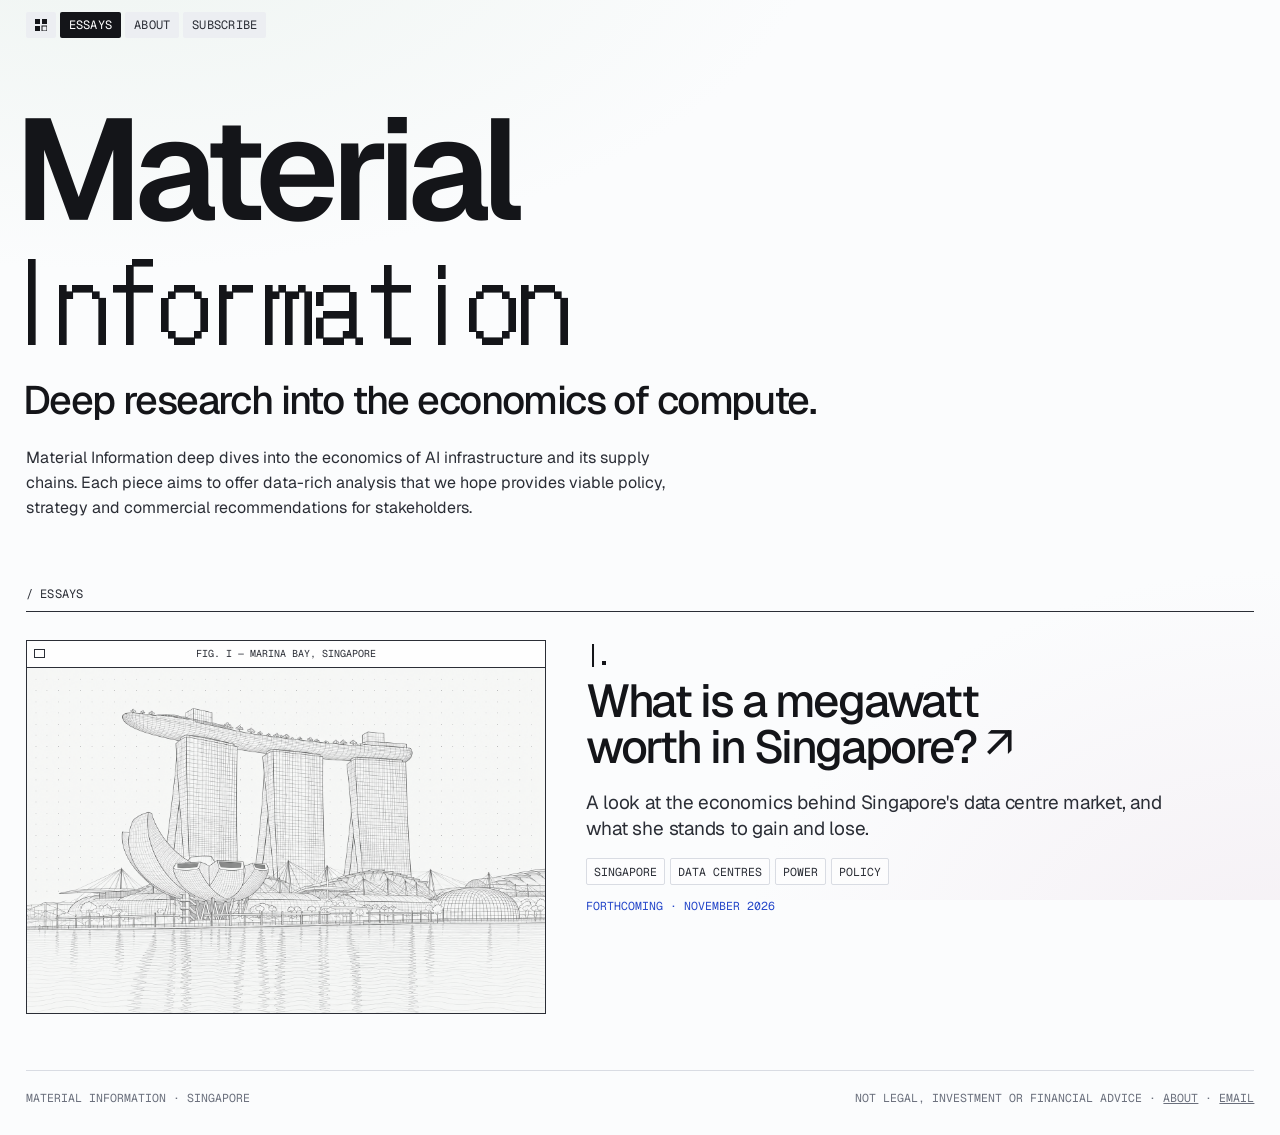
<file: index.html>
<!doctype html>
<html lang="en">
<head>
<meta charset="utf-8">
<meta name="viewport" content="width=device-width, initial-scale=1">
<meta name="color-scheme" content="light">
<title>Material Information</title>
<link rel="icon" href="/favicon.svg" type="image/svg+xml">
<link rel="icon" href="/favicon-32.png" sizes="32x32" type="image/png">
<link rel="apple-touch-icon" href="/apple-touch-icon.png">
<meta name="description" content="The economics of AI infrastructure, read from the documents. Written from Singapore.">
<link rel="preconnect" href="https://fonts.googleapis.com">
<link rel="preconnect" href="https://fonts.gstatic.com" crossorigin>
<link href="https://fonts.googleapis.com/css2?family=Geist:wght@400;500;600&family=Geist+Mono:wght@400;500&family=DotGothic16&display=swap" rel="stylesheet">
<link rel="stylesheet" href="/style.css">
</head>
<body>
<div class="page">
<header class="topbar">
  <nav aria-label="Primary">
    <a class="chip mark" href="/" aria-label="Material Information home"><svg width="12" height="12" viewBox="0 0 12 12" aria-hidden="true"><rect x="0" y="0" width="5" height="5" fill="#141519"/><rect x="7" y="0" width="5" height="5" fill="#141519"/><rect x="0" y="7" width="5" height="5" fill="#141519"/><rect x="7" y="7" width="5" height="5" fill="none" stroke="#141519"/></svg></a>
    <a class="chip" href="/" aria-current="page">Essays</a>
    <a class="chip" href="/about">About</a>
    <a class="chip" href="mailto:armandmohan@gmail.com?subject=Subscribe%20to%20Material%20Information">Subscribe</a>
  </nav>
</header>

<section class="hero">
  <h1>Material<br><span class="px">Information</span></h1>
  <p class="thesis"><span class="t-full">Deep research into the economics of compute.</span><span class="t-short">Researching the economics of compute.</span></p>
  <p class="lede">Material Information deep dives into the economics of AI infrastructure and its supply chains. Each piece aims to offer data-rich analysis that we hope provides viable policy, strategy and commercial recommendations for stakeholders.</p>
</section>

<main>
  <h2 class="label">Essays</h2>
  <article class="feature">
    <figure class="fig">
      <div class="fig-bar"><span class="ico"></span><span>Fig. I — Marina Bay, Singapore</span><span></span></div>
      <a href="/essays/what-is-a-megawatt-worth-in-singapore" tabindex="-1" aria-hidden="true">
        <img class="fig-media" src="/marina-bay.png" alt="Line drawing of Marina Bay Sands and the ArtScience Museum across the bay" width="1536" height="1024" loading="eager">
      </a>
    </figure>
    <div class="body">
      <p class="num">I.</p>
      <h3><a href="/essays/what-is-a-megawatt-worth-in-singapore">What is a megawatt worth in Singapore?&nbsp;<span class="arrow">↗</span></a></h3>
      <p class="dek">A look at the economics behind Singapore's data centre market, and what she stands to gain and lose.</p>
      <div class="tags"><span class="tag">Singapore</span><span class="tag">Data centres</span><span class="tag">Power</span><span class="tag">Policy</span></div>
      <p class="status">Forthcoming · November 2026</p>
    </div>
  </article>
</main>
<footer class="foot">
  <span>Material Information · Singapore</span>
  <span>Not legal, investment or financial advice · <a href="/about">About</a> · <a href="mailto:armandmohan@gmail.com">Email</a></span>
</footer>
</div>
<script src="/site.js" defer></script>
</body>
</html>
</file>
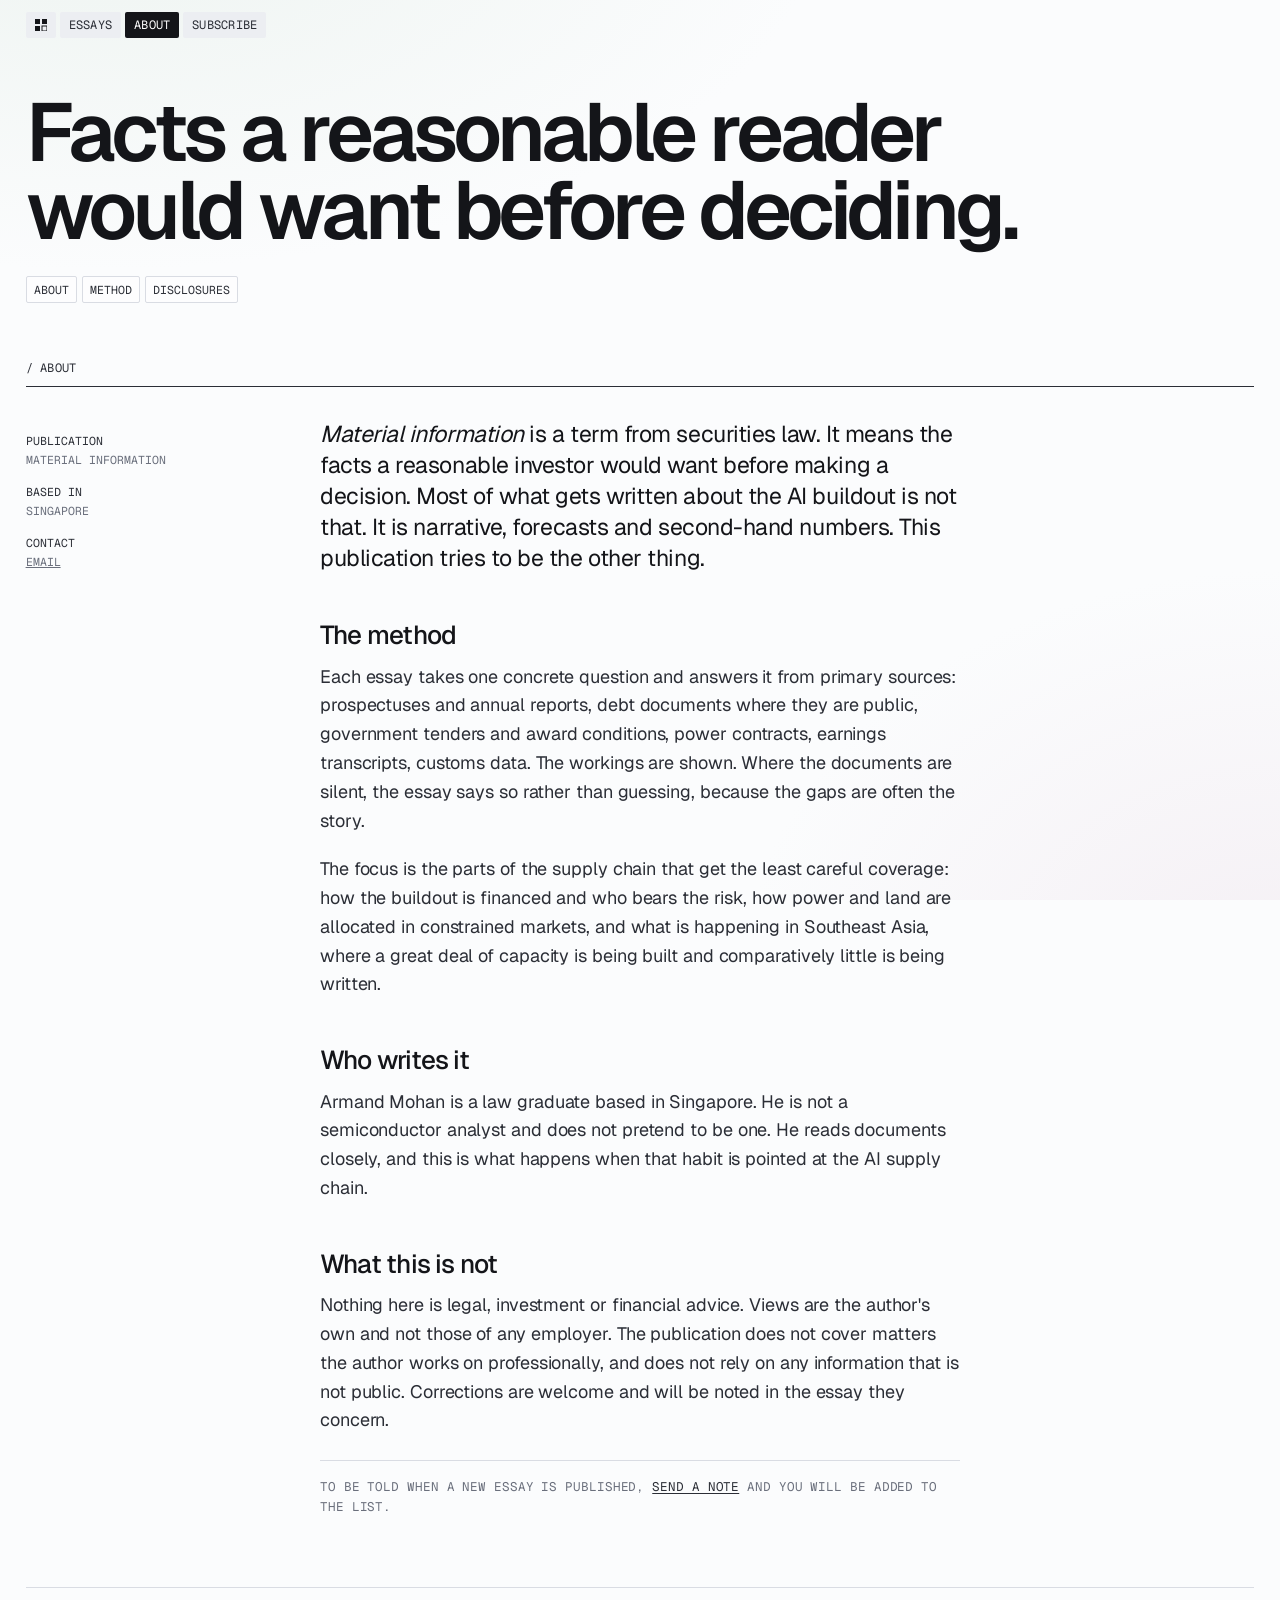
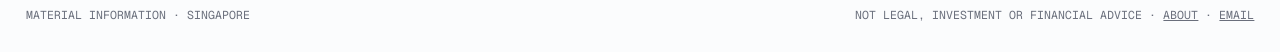
<file: about.html>
<!doctype html>
<html lang="en">
<head>
<meta charset="utf-8">
<meta name="viewport" content="width=device-width, initial-scale=1">
<meta name="color-scheme" content="light">
<title>About — Material Information</title>
<link rel="icon" href="/favicon.svg" type="image/svg+xml">
<link rel="icon" href="/favicon-32.png" sizes="32x32" type="image/png">
<link rel="apple-touch-icon" href="/apple-touch-icon.png">
<meta name="description" content="Who writes Material Information, how it is researched, and what it will not cover.">
<link rel="preconnect" href="https://fonts.googleapis.com">
<link rel="preconnect" href="https://fonts.gstatic.com" crossorigin>
<link href="https://fonts.googleapis.com/css2?family=Geist:wght@400;500;600&family=Geist+Mono:wght@400;500&family=DotGothic16&display=swap" rel="stylesheet">
<link rel="stylesheet" href="/style.css">
</head>
<body>
<div class="page">
<header class="topbar">
  <nav aria-label="Primary">
    <a class="chip mark" href="/" aria-label="Material Information home"><svg width="12" height="12" viewBox="0 0 12 12" aria-hidden="true"><rect x="0" y="0" width="5" height="5" fill="#141519"/><rect x="7" y="0" width="5" height="5" fill="#141519"/><rect x="0" y="7" width="5" height="5" fill="#141519"/><rect x="7" y="7" width="5" height="5" fill="none" stroke="#141519"/></svg></a>
    <a class="chip" href="/">Essays</a>
    <a class="chip" href="/about" aria-current="page">About</a>
    <a class="chip" href="mailto:armandmohan@gmail.com?subject=Subscribe%20to%20Material%20Information">Subscribe</a>
  </nav>
</header>

<section class="doc-head">
  <h1>Facts a reasonable reader would want before deciding.</h1>
  <div class="meta"><span class="tag">About</span><span class="tag">Method</span><span class="tag">Disclosures</span></div>
</section>
<main>
  <h2 class="label">About</h2>
  <div class="doc">
    <aside><dl><dt>Publication</dt><dd>Material Information</dd><dt>Based in</dt><dd>Singapore</dd><dt>Contact</dt><dd><a href="mailto:armandmohan@gmail.com">Email</a></dd></dl></aside>
    <div class="prose">
      <p class="lede"><em>Material information</em> is a term from securities law. It means the facts a reasonable investor would want before making a decision. Most of what gets written about the AI buildout is not that. It is narrative, forecasts and second-hand numbers. This publication tries to be the other thing.</p>
      <h2>The method</h2>
      <p>Each essay takes one concrete question and answers it from primary sources: prospectuses and annual reports, debt documents where they are public, government tenders and award conditions, power contracts, earnings transcripts, customs data. The workings are shown. Where the documents are silent, the essay says so rather than guessing, because the gaps are often the story.</p>
      <p>The focus is the parts of the supply chain that get the least careful coverage: how the buildout is financed and who bears the risk, how power and land are allocated in constrained markets, and what is happening in Southeast Asia, where a great deal of capacity is being built and comparatively little is being written.</p>
      <h2>Who writes it</h2>
      <p>Armand Mohan is a law graduate based in Singapore. He is not a semiconductor analyst and does not pretend to be one. He reads documents closely, and this is what happens when that habit is pointed at the AI supply chain.</p>
      <h2>What this is not</h2>
      <p>Nothing here is legal, investment or financial advice. Views are the author's own and not those of any employer. The publication does not cover matters the author works on professionally, and does not rely on any information that is not public. Corrections are welcome and will be noted in the essay they concern.</p>
      <p class="note">To be told when a new essay is published, <a href="mailto:armandmohan@gmail.com?subject=Subscribe%20to%20Material%20Information">send a note</a> and you will be added to the list.</p>
    </div>
    <div class="spacer"></div>
  </div>
</main>
<footer class="foot">
  <span>Material Information · Singapore</span>
  <span>Not legal, investment or financial advice · <a href="/about">About</a> · <a href="mailto:armandmohan@gmail.com">Email</a></span>
</footer>
</div>
</body>
</html>
</file>
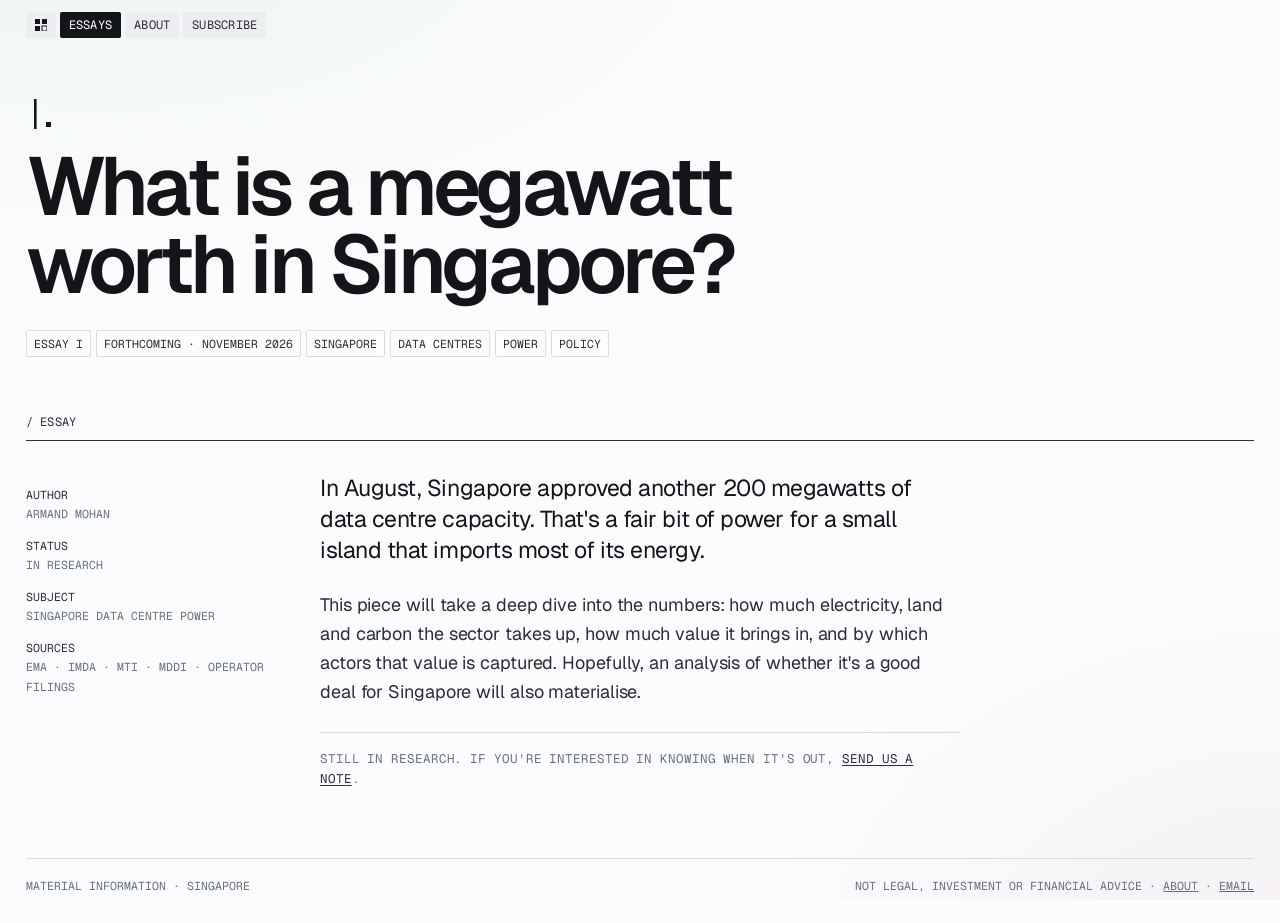
<file: what-is-a-megawatt-worth-in-singapore.html>
<!doctype html>
<html lang="en">
<head>
<meta charset="utf-8">
<meta name="viewport" content="width=device-width, initial-scale=1">
<meta name="color-scheme" content="light">
<title>What is a megawatt worth in Singapore? — Material Information</title>
<link rel="icon" href="/favicon.svg" type="image/svg+xml">
<link rel="icon" href="/favicon-32.png" sizes="32x32" type="image/png">
<link rel="apple-touch-icon" href="/apple-touch-icon.png">
<meta name="description" content="A look at the economics behind Singapore's data centre market, and what she stands to gain and lose.">
<link rel="preconnect" href="https://fonts.googleapis.com">
<link rel="preconnect" href="https://fonts.gstatic.com" crossorigin>
<link href="https://fonts.googleapis.com/css2?family=Geist:wght@400;500;600&family=Geist+Mono:wght@400;500&family=DotGothic16&display=swap" rel="stylesheet">
<link rel="stylesheet" href="/style.css">
</head>
<body>
<div class="page">
<header class="topbar">
  <nav aria-label="Primary">
    <a class="chip mark" href="/" aria-label="Material Information home"><svg width="12" height="12" viewBox="0 0 12 12" aria-hidden="true"><rect x="0" y="0" width="5" height="5" fill="#141519"/><rect x="7" y="0" width="5" height="5" fill="#141519"/><rect x="0" y="7" width="5" height="5" fill="#141519"/><rect x="7" y="7" width="5" height="5" fill="none" stroke="#141519"/></svg></a>
    <a class="chip" href="/" aria-current="page">Essays</a>
    <a class="chip" href="/about">About</a>
    <a class="chip" href="mailto:armandmohan@gmail.com?subject=Subscribe%20to%20Material%20Information">Subscribe</a>
  </nav>
</header>

<section class="doc-head">
  <p class="num">I.</p>
  <h1>What is a megawatt worth in Singapore?</h1>
  <div class="meta"><span class="tag">Essay I</span><span class="tag">Forthcoming · November 2026</span><span class="tag">Singapore</span><span class="tag">Data centres</span><span class="tag">Power</span><span class="tag">Policy</span></div>
</section>
<main>
  <h2 class="label">Essay</h2>
  <div class="doc">
    <aside><dl><dt>Author</dt><dd>Armand Mohan</dd><dt>Status</dt><dd>In research</dd><dt>Subject</dt><dd>Singapore data centre power</dd><dt>Sources</dt><dd>EMA · IMDA · MTI · MDDI · operator filings</dd></dl></aside>
    <article class="prose">
      <p class="lede">In August, Singapore approved another 200 megawatts of data centre capacity. That's a fair bit of power for a small island that imports most of its energy.</p>
      <p>This piece will take a deep dive into the numbers: how much electricity, land and carbon the sector takes up, how much value it brings in, and by which actors that value is captured. Hopefully, an analysis of whether it's a good deal for Singapore will also materialise.</p>
      <p class="note">Still in research. If you're interested in knowing when it's out, <a href="mailto:armandmohan@gmail.com?subject=Subscribe%20to%20Material%20Information">send us a note</a>.</p>
    </article>
    <div class="spacer"></div>
  </div>
</main>
<footer class="foot">
  <span>Material Information · Singapore</span>
  <span>Not legal, investment or financial advice · <a href="/about">About</a> · <a href="mailto:armandmohan@gmail.com">Email</a></span>
</footer>
</div>
</body>
</html>
</file>
<file: style.css>
:root {
  color-scheme: light;
  --bg: #fbfcfd;
  --ink: #141519;
  --ink-2: #2b2e36;
  --muted: #6a6f7c;
  --rule: #d9dce3;
  --chip: #eceef2;
  --accent: #2446c9;
  --gutter: clamp(16px, 2vw, 28px);
  --sans: "Geist", "Helvetica Neue", Arial, sans-serif;
  --mono: "Geist Mono", ui-monospace, "SFMono-Regular", Menlo, monospace;
  --pixel: "DotGothic16", "Geist Mono", ui-monospace, monospace;
}
* { box-sizing: border-box; }
html { -webkit-text-size-adjust: 100%; }
body {
  margin: 0; min-height: 100vh;
  color: var(--ink);
  background:
    radial-gradient(1200px 600px at 8% -10%, #eef4f1 0%, rgba(238,244,241,0) 60%),
    radial-gradient(900px 700px at 100% 110%, #f4eff4 0%, rgba(244,239,244,0) 60%),
    var(--bg);
  background-attachment: fixed;
  font-family: var(--sans);
  font-size: 17px; line-height: 1.55;
  -webkit-font-smoothing: antialiased;
}
a { color: inherit; }
::selection { background: #dfe6ff; }
:focus-visible { outline: 2px solid var(--accent); outline-offset: 2px; }

.page { position: relative; z-index: 1; padding: 12px var(--gutter) 0; }

/* ---------- mono chips, labels ---------- */
.mono, .chip, .label, .bar { font-family: var(--mono); text-transform: uppercase; letter-spacing: 0.02em; }
.chip {
  display: inline-flex; align-items: center; gap: 0.4em;
  font-size: 12px; line-height: 1; padding: 7px 9px;
  background: var(--chip); color: var(--ink-2); text-decoration: none;
  border-radius: 2px; white-space: nowrap;
}
a.chip:hover { background: var(--ink); color: #fff; }
.chip .k { color: var(--muted); }
a.chip:hover .k { color: #aab0c0; }
.chip[aria-current="page"] { background: var(--ink); color: #fff; }
.chip[aria-current="page"] .k { color: #aab0c0; }
.tag { font-family: var(--mono); text-transform: uppercase; font-size: 11.5px; padding: 4px 7px; border: 1px solid var(--rule); background: rgba(255,255,255,.6); color: var(--ink-2); border-radius: 2px; }

/* ---------- top bar ---------- */
.topbar { display: flex; justify-content: space-between; align-items: center; gap: 8px; flex-wrap: wrap; }
.topbar nav { display: flex; gap: 4px; flex-wrap: wrap; }
.mark { width: 30px; justify-content: center; padding: 7px 0; }
.mark svg { display: block; }

/* ---------- hero with registration marks ---------- */
.hero { position: relative; padding: 56px 0 44px; margin-top: 12px; }
.fig { margin: 0; border: 1.5px solid var(--ink-2); background: rgba(255,255,255,.7); display: flex; flex-direction: column; max-width: 100%; }
.fig .fig-bar { display: flex; justify-content: space-between; align-items: center; padding: 5px 7px; border-bottom: 1.5px solid var(--ink-2); font-family: var(--mono); font-size: 10px; text-transform: uppercase; color: var(--ink-2); }
.fig .fig-bar .ico { width: 11px; height: 9px; border: 1px solid var(--ink-2); }
.fig .fig-bar span:last-child { width: 11px; }
.fig .fig-media { display: block; width: 100%; height: auto; aspect-ratio: 3 / 2; object-fit: contain; background: #f6f6f4; }
.fig > a { display: block; }
.reg { position: absolute; font-family: var(--mono); font-size: 14px; line-height: 1; color: var(--ink-2); transform: translate(-50%, -50%); user-select: none; }
.hero h1 {
  margin: 0; font-weight: 600; font-size: clamp(56px, 11.2vw, 172px);
  line-height: 0.88; letter-spacing: -0.058em; text-wrap: balance;
}
.hero h1 .px {
  font-family: var(--pixel); font-weight: 400; letter-spacing: -0.015em;
  font-size: 0.74em; display: inline-block; margin-left: -0.04em; transform: translateY(-0.04em);
}
.hero h1 .px .ch { display: inline-block; transition: color 0.25s ease; }
.hero h1 .px .ch.live { color: #c9ccd4; }
.hero .thesis {
  margin: 0.55em 0 0; max-width: 21em;
  font-size: clamp(24px, 3.1vw, 46px); line-height: 1.02; letter-spacing: -0.04em; font-weight: 500;
  text-wrap: balance;
}
.hero .lede { margin: 1.6em 0 0; max-width: 40em; font-size: 16px; color: var(--ink-2); }
.coords { position: absolute; right: 0; top: 38px; display: flex; gap: 6px; }
.badge {
  width: 52px; height: 52px; border: 1.5px solid var(--ink); border-radius: 50%;
  display: grid; place-items: center; font-family: var(--mono); font-size: 12px; background: rgba(255,255,255,.5);
}

/* ---------- section label ---------- */
.label { font-size: 12px; color: var(--ink-2); padding: 20px 0 8px; border-bottom: 1px solid var(--ink-2); margin: 0; font-weight: 400; }
.label::before { content: "/ "; }

/* ---------- latest essay (feature) ---------- */
.byline { margin: 1.1em 0 0; font-family: var(--mono); font-size: 12.5px; text-transform: uppercase; letter-spacing: 0.04em; color: var(--muted); }
.num { margin: 0 0 10px; font-family: var(--pixel); font-size: 28px; line-height: 1; color: var(--ink); }
.feature { display: grid; grid-template-columns: minmax(0, 520px) minmax(0, 1fr); gap: 40px; padding: 28px 0 56px; align-items: start; }
.feature .body { display: flex; flex-direction: column; min-width: 0; max-width: 36rem; }
.feature h3 { margin: 0; font-size: clamp(30px, 3.6vw, 54px); line-height: 1; letter-spacing: -0.045em; font-weight: 500; text-wrap: balance; }
.feature h3 a { text-decoration: none; }
.feature h3 a:hover { text-decoration: underline; text-decoration-thickness: 2px; text-underline-offset: 0.1em; }
.arrow { display: inline-block; font-weight: 400; }
.feature .dek { margin: 0 0 16px; padding-top: 20px; font-size: 19px; line-height: 1.35; letter-spacing: -0.012em; color: var(--ink-2); }
.tags { display: flex; gap: 5px; flex-wrap: wrap; }
.status { font-family: var(--mono); font-size: 11.5px; text-transform: uppercase; color: var(--accent); margin: 12px 0 0; }

/* ---------- contents (roman-numeral series list) ---------- */
.toc { list-style: none; margin: 0 0 56px; padding: 0; }
.toc li { display: grid; grid-template-columns: 72px minmax(0, 1fr) auto; gap: 16px; align-items: baseline; padding: 18px 0; border-bottom: 1px solid var(--rule); }
.toc .n { font-family: var(--pixel); font-size: 22px; line-height: 1; }
.toc .t { font-size: clamp(20px, 2vw, 26px); letter-spacing: -0.03em; line-height: 1.15; font-weight: 500; }
.toc .t a { text-decoration: none; }
.toc .t a:hover { text-decoration: underline; text-underline-offset: 0.12em; }
.toc small { display: block; max-width: 44rem; margin-top: 6px; font-size: 15px; letter-spacing: -0.005em; line-height: 1.4; font-weight: 400; color: var(--muted); }
.toc small a { text-decoration: underline; }
.toc .s { font-family: var(--mono); font-size: 11.5px; text-transform: uppercase; color: var(--muted); white-space: nowrap; }
.toc .pending .n, .toc .pending .t { color: var(--muted); }

/* ---------- statistics ticker ---------- */
.bar { border-top: 1px solid var(--ink-2); margin-top: 8px; overflow: hidden; font-size: 12px; color: var(--ink-2); }
.bar .track { display: flex; width: max-content; animation: tick 60s linear infinite; }
.bar:hover .track { animation-play-state: paused; }
.stat { display: flex; align-items: center; gap: 8px; padding: 10px 16px 10px 0; margin-right: 16px; border-right: 1px solid var(--rule); white-space: nowrap; }
.stat b { font-weight: 400; border: 1px solid var(--rule); background: rgba(255,255,255,.7); padding: 3px 6px; color: var(--ink); }
@keyframes tick { to { transform: translateX(-50%); } }

/* ---------- footer ---------- */
.foot { display: flex; justify-content: space-between; gap: 16px; flex-wrap: wrap; padding: 18px 0 28px; border-top: 1px solid var(--rule); margin-top: 0; font-family: var(--mono); font-size: 11.5px; text-transform: uppercase; color: var(--muted); }
.foot a { color: var(--muted); }

/* ---------- reading pages (essay, about) ---------- */
.doc-head { position: relative; padding: 56px 0 36px; }
.doc-head .num { font-size: 36px; margin-bottom: 18px; }
.doc-head h1 { margin: 0; max-width: 15em; font-size: clamp(40px, 6.4vw, 96px); line-height: 0.95; letter-spacing: -0.05em; font-weight: 600; text-wrap: balance; }
.doc-head .meta { display: flex; gap: 5px; flex-wrap: wrap; margin-top: 26px; }
.doc { display: grid; grid-template-columns: minmax(180px, 1fr) minmax(0, 40rem) minmax(0, 1fr); gap: 32px; padding: 32px 0 56px; }
.doc aside { font-family: var(--mono); font-size: 11.5px; text-transform: uppercase; color: var(--muted); line-height: 1.7; }
.doc aside dt { color: var(--ink-2); }
.doc aside dd { margin: 0 0 12px; }
.prose { font-size: 18px; line-height: 1.6; color: var(--ink-2); letter-spacing: -0.005em; }
.prose p { margin: 0 0 1.1em; }
.prose .lede { font-size: 23px; line-height: 1.35; letter-spacing: -0.02em; color: var(--ink); }
.prose h2 { font-size: 26px; letter-spacing: -0.03em; line-height: 1.1; font-weight: 500; color: var(--ink); margin: 1.8em 0 0.5em; }
.prose a { color: var(--accent); text-underline-offset: 0.15em; text-decoration-thickness: 1px; }
.prose .note { font-family: var(--mono); font-size: 12.5px; text-transform: uppercase; line-height: 1.6; color: var(--muted); border-top: 1px solid var(--rule); padding-top: 16px; margin-top: 2em; }
.prose .note a { color: var(--ink-2); }
.prose table { border-collapse: collapse; width: 100%; font-size: 15px; }
.prose th, .prose td { text-align: left; padding: 8px 6px; border-bottom: 1px solid var(--rule); font-variant-numeric: tabular-nums; }

@media (max-width: 1100px) {
  .feature { grid-template-columns: minmax(0, 320px) minmax(0, 1fr); gap: 24px; }
  .doc { grid-template-columns: minmax(0, 1fr); }
  .doc aside { display: flex; gap: 20px; flex-wrap: wrap; }
  .doc aside dd { margin-bottom: 0; }
  .doc .spacer { display: none; }
}
@media (max-width: 640px) {
  body { font-size: 16px; }
  .hero { padding: 40px 0 32px; }
  .coords { display: none; }
  .feature { grid-template-columns: 1fr; }
  .toc li { grid-template-columns: 44px minmax(0, 1fr); }
  .toc .s { grid-column: 2; }
  .reg.r-mid { display: none; }
  .prose { font-size: 17px; }
  .prose .lede { font-size: 20px; }
}
@media (prefers-reduced-motion: reduce) {
  .bar .track { animation: none; }
}

/* ---------- phones: let the title own the first screen ---------- */
@media (max-width: 640px) {
  .chip { font-size: 11px; padding: 6px 8px; }
  .hero { padding: 44px 0 36px; }
  .hero h1 { font-size: 22.5vw; line-height: 0.9; }
  .hero .thesis { font-size: 22px; line-height: 1.12; margin-top: 0.9em; max-width: 16em; }
  .byline { font-size: 11px; margin-top: 12px; }
  .hero .lede { font-size: 15px; line-height: 1.5; margin-top: 28px; color: var(--muted); }
}

/* ---------- optical left alignment: pull large type in so its ink lines up with the body text ---------- */
.hero h1 { margin-left: -0.08em; }
.hero h1 .px { margin-left: -0.09em; }
.hero .thesis { margin-left: -0.07em; }
@media (max-width: 640px) { .hero h1 { margin-left: -0.06em; } .hero .thesis { margin-left: 0; } }
/* thesis: shorter line on phones */
.hero .thesis .t-short { display: none; }
@media (max-width: 640px) {
  .hero .thesis .t-full { display: none; }
  .hero .thesis .t-short { display: inline; white-space: nowrap; }
}
@media (max-width: 640px) { .hero .thesis { font-size: min(24px, calc((100vw - 34px) * 0.057)); } }
</file>
